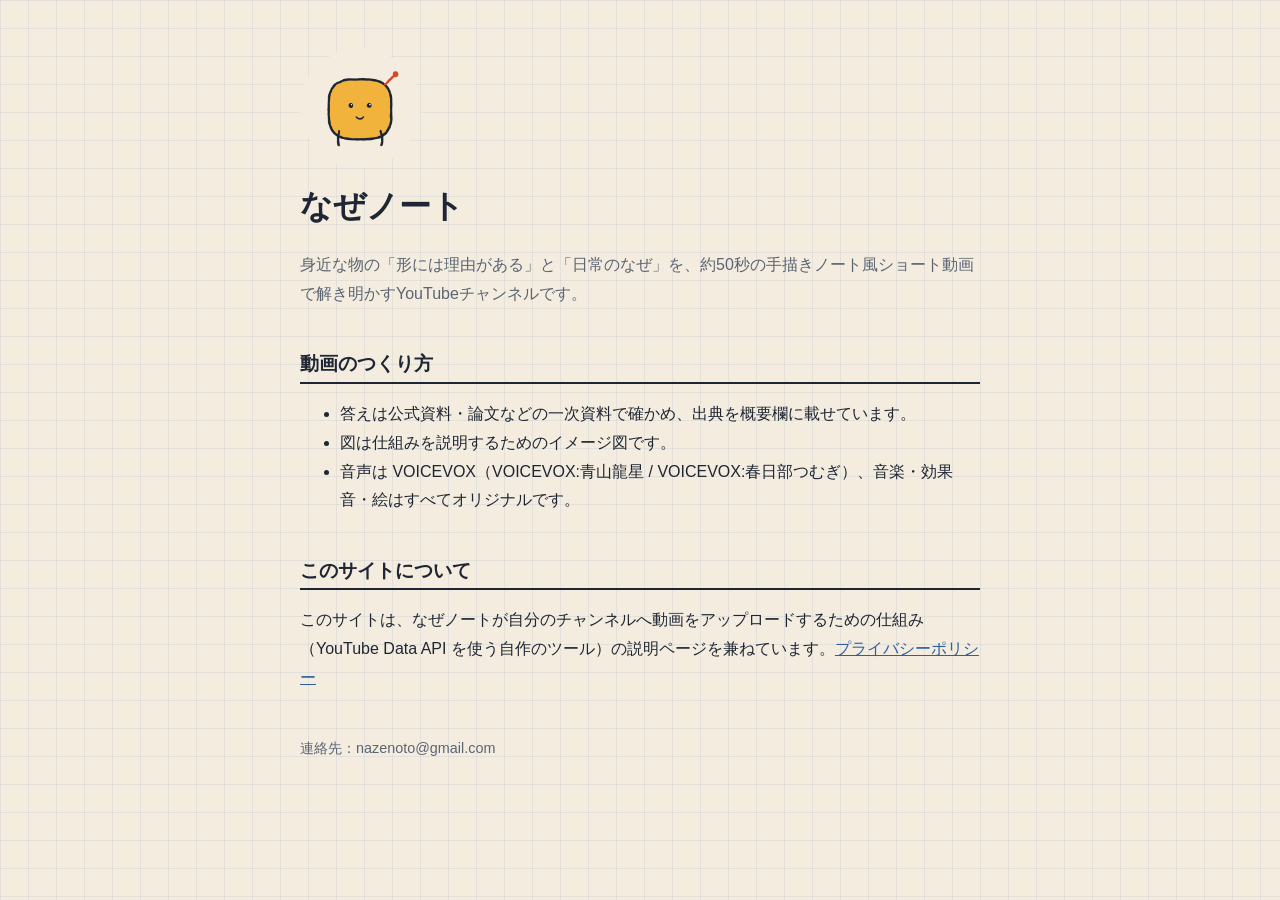
<file: index.html>
<!doctype html><html lang="ja"><head><meta charset="utf-8"><meta name="viewport" content="width=device-width,initial-scale=1">
<title>なぜノート</title><link rel="stylesheet" href="style.css"></head><body><main>
<img src="icon.png" alt="なぜノートのキャラクター">
<h1>なぜノート</h1>
<p class="lead">身近な物の「形には理由がある」と「日常のなぜ」を、約50秒の手描きノート風ショート動画で解き明かすYouTubeチャンネルです。</p>
<h2>動画のつくり方</h2>
<ul><li>答えは公式資料・論文などの一次資料で確かめ、出典を概要欄に載せています。</li>
<li>図は仕組みを説明するためのイメージ図です。</li>
<li>音声は VOICEVOX（VOICEVOX:青山龍星 / VOICEVOX:春日部つむぎ）、音楽・効果音・絵はすべてオリジナルです。</li></ul>
<h2>このサイトについて</h2>
<p>このサイトは、なぜノートが自分のチャンネルへ動画をアップロードするための仕組み（YouTube Data API を使う自作のツール）の説明ページを兼ねています。<a href="privacy.html">プライバシーポリシー</a></p>
<footer>連絡先：nazenoto@gmail.com</footer></main></body></html>
</file>
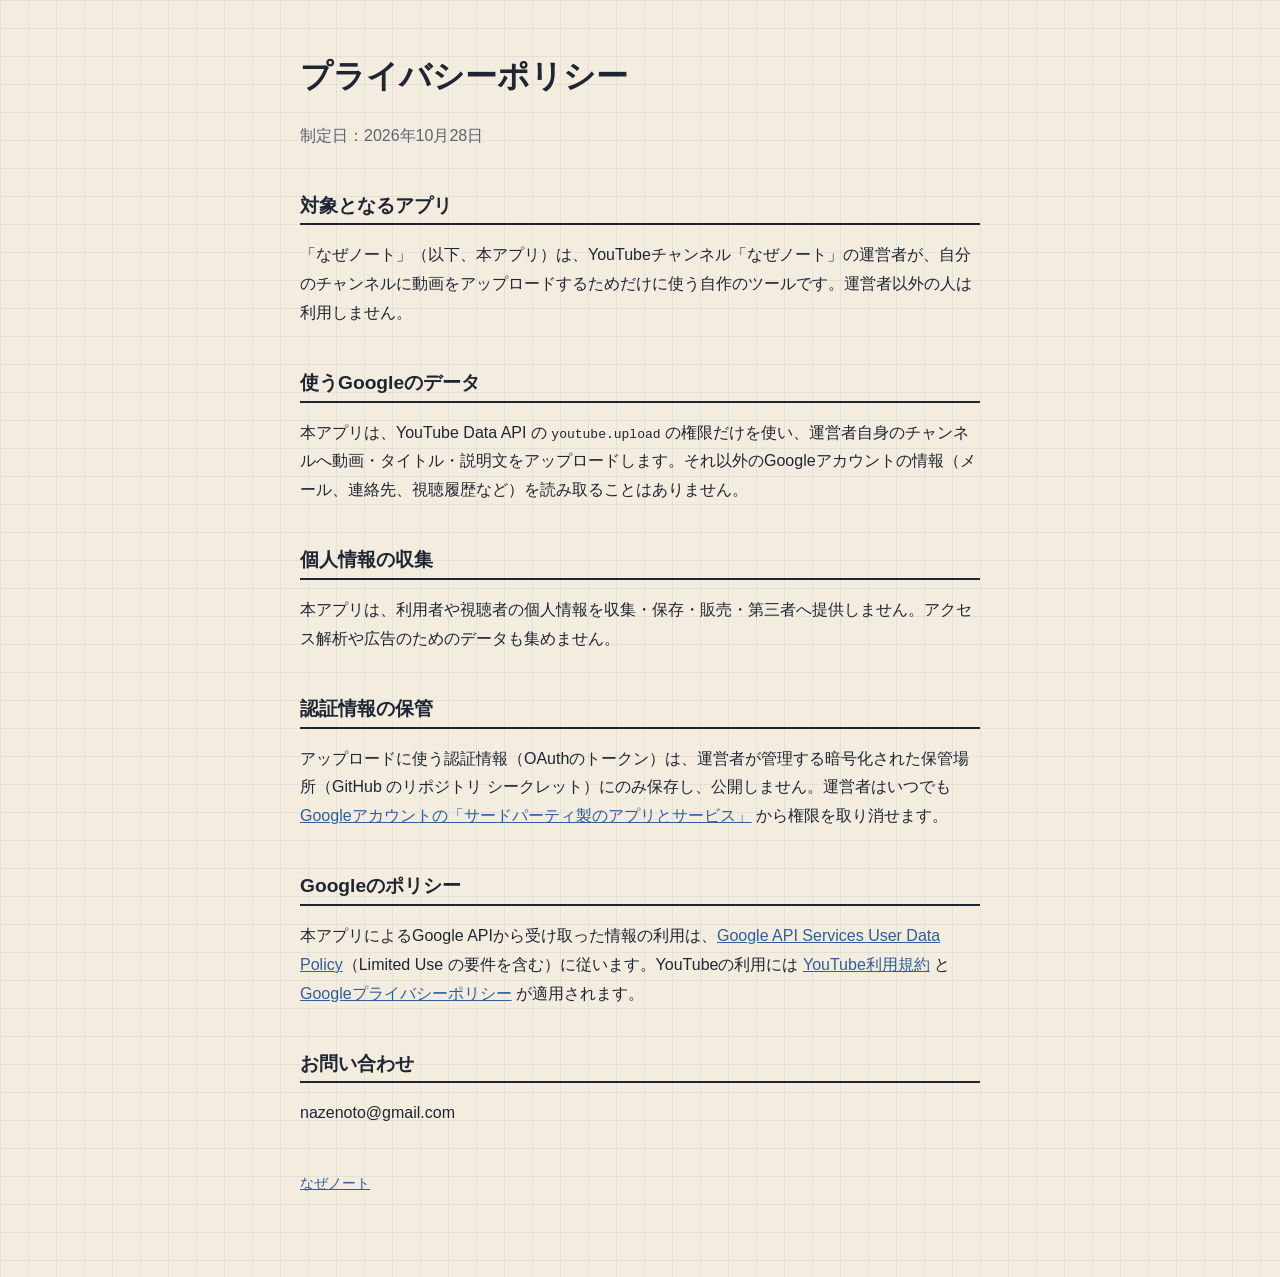
<file: privacy.html>
<!doctype html><html lang="ja"><head><meta charset="utf-8"><meta name="viewport" content="width=device-width,initial-scale=1">
<title>プライバシーポリシー｜なぜノート</title><link rel="stylesheet" href="style.css"></head><body><main>
<h1>プライバシーポリシー</h1>
<p class="lead">制定日：2026年10月28日</p>
<h2>対象となるアプリ</h2>
<p>「なぜノート」（以下、本アプリ）は、YouTubeチャンネル「なぜノート」の運営者が、自分のチャンネルに動画をアップロードするためだけに使う自作のツールです。運営者以外の人は利用しません。</p>
<h2>使うGoogleのデータ</h2>
<p>本アプリは、YouTube Data API の <code>youtube.upload</code> の権限だけを使い、運営者自身のチャンネルへ動画・タイトル・説明文をアップロードします。それ以外のGoogleアカウントの情報（メール、連絡先、視聴履歴など）を読み取ることはありません。</p>
<h2>個人情報の収集</h2>
<p>本アプリは、利用者や視聴者の個人情報を収集・保存・販売・第三者へ提供しません。アクセス解析や広告のためのデータも集めません。</p>
<h2>認証情報の保管</h2>
<p>アップロードに使う認証情報（OAuthのトークン）は、運営者が管理する暗号化された保管場所（GitHub のリポジトリ シークレット）にのみ保存し、公開しません。運営者はいつでも <a href="https://myaccount.google.com/permissions">Googleアカウントの「サードパーティ製のアプリとサービス」</a> から権限を取り消せます。</p>
<h2>Googleのポリシー</h2>
<p>本アプリによるGoogle APIから受け取った情報の利用は、<a href="https://developers.google.com/terms/api-services-user-data-policy">Google API Services User Data Policy</a>（Limited Use の要件を含む）に従います。YouTubeの利用には <a href="https://www.youtube.com/t/terms">YouTube利用規約</a> と <a href="https://policies.google.com/privacy">Googleプライバシーポリシー</a> が適用されます。</p>
<h2>お問い合わせ</h2>
<p>nazenoto@gmail.com</p>
<footer><a href="./">なぜノート</a></footer></main></body></html>
</file>
<file: style.css>
:root{--paper:#f3ecdf;--ink:#1f2633;--soft:#5b6473;--red:#d9472b;--blue:#2e5e9e}
*{box-sizing:border-box}body{margin:0;background:var(--paper);color:var(--ink);font-family:"Hiragino Sans","Noto Sans JP",sans-serif;line-height:1.8;
background-image:linear-gradient(rgba(46,94,158,.08) 1px,transparent 1px),linear-gradient(90deg,rgba(46,94,158,.08) 1px,transparent 1px);background-size:28px 28px}
main{max-width:720px;margin:0 auto;padding:48px 20px 80px}h1{font-size:2rem;margin:0 0 .2em}h2{font-size:1.2rem;margin-top:2em;border-bottom:2px solid var(--ink)}
a{color:var(--blue)}.lead{color:var(--soft)}img{width:120px;height:120px;border-radius:50%}footer{margin-top:3em;color:var(--soft);font-size:.9rem}
</file>
